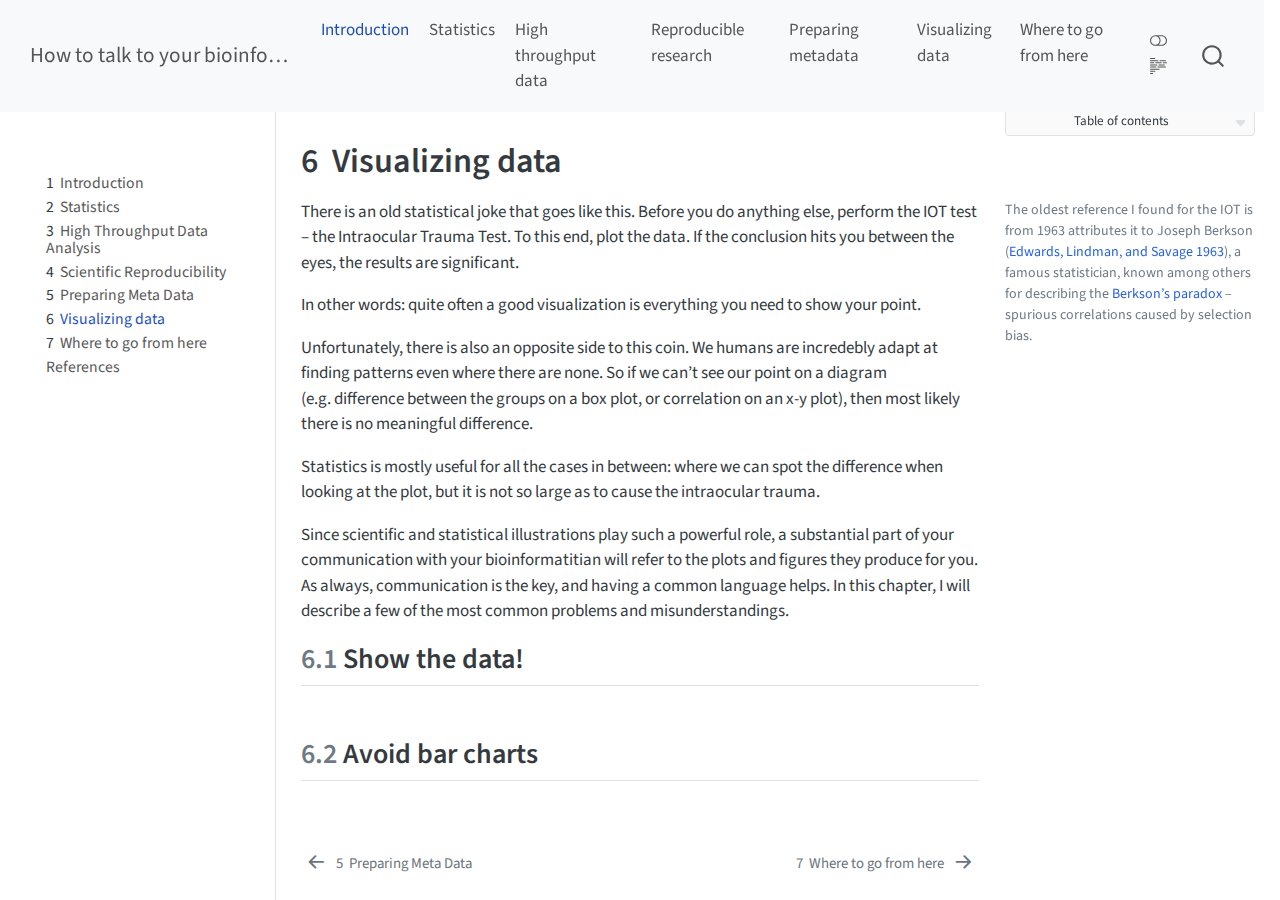
<file: visualizations.html>
<!DOCTYPE html>
<html xmlns="http://www.w3.org/1999/xhtml" lang="en" xml:lang="en"><head>

<meta charset="utf-8">
<meta name="generator" content="quarto-1.6.33">

<meta name="viewport" content="width=device-width, initial-scale=1.0, user-scalable=yes">


<title>6&nbsp; Visualizing data – How to talk to your bioinformatician</title>
<style>
code{white-space: pre-wrap;}
span.smallcaps{font-variant: small-caps;}
div.columns{display: flex; gap: min(4vw, 1.5em);}
div.column{flex: auto; overflow-x: auto;}
div.hanging-indent{margin-left: 1.5em; text-indent: -1.5em;}
ul.task-list{list-style: none;}
ul.task-list li input[type="checkbox"] {
  width: 0.8em;
  margin: 0 0.8em 0.2em -1em; /* quarto-specific, see https://github.com/quarto-dev/quarto-cli/issues/4556 */ 
  vertical-align: middle;
}
/* CSS for citations */
div.csl-bib-body { }
div.csl-entry {
  clear: both;
  margin-bottom: 0em;
}
.hanging-indent div.csl-entry {
  margin-left:2em;
  text-indent:-2em;
}
div.csl-left-margin {
  min-width:2em;
  float:left;
}
div.csl-right-inline {
  margin-left:2em;
  padding-left:1em;
}
div.csl-indent {
  margin-left: 2em;
}</style>


<script src="site_libs/quarto-nav/quarto-nav.js"></script>
<script src="site_libs/quarto-nav/headroom.min.js"></script>
<script src="site_libs/clipboard/clipboard.min.js"></script>
<script src="site_libs/quarto-search/autocomplete.umd.js"></script>
<script src="site_libs/quarto-search/fuse.min.js"></script>
<script src="site_libs/quarto-search/quarto-search.js"></script>
<meta name="quarto:offset" content="./">
<link href="./wheretogo.html" rel="next">
<link href="./metadata.html" rel="prev">
<script src="site_libs/quarto-html/quarto.js"></script>
<script src="site_libs/quarto-html/popper.min.js"></script>
<script src="site_libs/quarto-html/tippy.umd.min.js"></script>
<script src="site_libs/quarto-html/anchor.min.js"></script>
<link href="site_libs/quarto-html/tippy.css" rel="stylesheet">
<link href="site_libs/quarto-html/quarto-syntax-highlighting-07ba0ad10f5680c660e360ac31d2f3b6.css" rel="stylesheet" class="quarto-color-scheme" id="quarto-text-highlighting-styles">
<link href="site_libs/quarto-html/quarto-syntax-highlighting-dark-8b864f0777c60eecff11d75b6b2e1175.css" rel="prefetch" class="quarto-color-scheme quarto-color-alternate" id="quarto-text-highlighting-styles">
<script src="site_libs/bootstrap/bootstrap.min.js"></script>
<link href="site_libs/bootstrap/bootstrap-icons.css" rel="stylesheet">
<link href="site_libs/bootstrap/bootstrap-c1d9af552ebac5d803f7b5e8fd20226d.min.css" rel="stylesheet" append-hash="true" class="quarto-color-scheme" id="quarto-bootstrap" data-mode="light">
<link href="site_libs/bootstrap/bootstrap-dark-b2340b7e8b770deaa698c097e3f09423.min.css" rel="prefetch" append-hash="true" class="quarto-color-scheme quarto-color-alternate" id="quarto-bootstrap" data-mode="dark">
<script id="quarto-search-options" type="application/json">{
  "location": "navbar",
  "copy-button": false,
  "collapse-after": 3,
  "panel-placement": "end",
  "type": "overlay",
  "limit": 50,
  "keyboard-shortcut": [
    "f",
    "/",
    "s"
  ],
  "show-item-context": false,
  "language": {
    "search-no-results-text": "No results",
    "search-matching-documents-text": "matching documents",
    "search-copy-link-title": "Copy link to search",
    "search-hide-matches-text": "Hide additional matches",
    "search-more-match-text": "more match in this document",
    "search-more-matches-text": "more matches in this document",
    "search-clear-button-title": "Clear",
    "search-text-placeholder": "",
    "search-detached-cancel-button-title": "Cancel",
    "search-submit-button-title": "Submit",
    "search-label": "Search"
  }
}</script>
<script async="" src="https://hypothes.is/embed.js"></script>
<script>
  window.document.addEventListener("DOMContentLoaded", function (_event) {
    document.body.classList.add('hypothesis-enabled');
  });
</script>


<link rel="stylesheet" href="custom.css">
</head>

<body class="nav-sidebar floating nav-fixed slimcontent">

<div id="quarto-search-results"></div>
  <header id="quarto-header" class="headroom fixed-top">
    <nav class="navbar navbar-expand-lg " data-bs-theme="dark">
      <div class="navbar-container container-fluid">
      <div class="navbar-brand-container mx-auto">
    <a class="navbar-brand" href="./index.html">
    <span class="navbar-title">How to talk to your bioinformatician</span>
    </a>
  </div>
            <div id="quarto-search" class="" title="Search"></div>
          <button class="navbar-toggler" type="button" data-bs-toggle="collapse" data-bs-target="#navbarCollapse" aria-controls="navbarCollapse" role="menu" aria-expanded="false" aria-label="Toggle navigation" onclick="if (window.quartoToggleHeadroom) { window.quartoToggleHeadroom(); }">
  <span class="navbar-toggler-icon"></span>
</button>
          <div class="collapse navbar-collapse" id="navbarCollapse">
            <ul class="navbar-nav navbar-nav-scroll me-auto">
  <li class="nav-item">
    <a class="nav-link active" href="./index.html" aria-current="page"> 
<span class="menu-text">Introduction</span></a>
  </li>  
  <li class="nav-item">
    <a class="nav-link" href="./statistics.html"> 
<span class="menu-text">Statistics</span></a>
  </li>  
  <li class="nav-item">
    <a class="nav-link" href="./htdata.html"> 
<span class="menu-text">High throughput data</span></a>
  </li>  
  <li class="nav-item">
    <a class="nav-link" href="./reproducibility.html"> 
<span class="menu-text">Reproducible research</span></a>
  </li>  
  <li class="nav-item">
    <a class="nav-link" href="./metadata.html"> 
<span class="menu-text">Preparing metadata</span></a>
  </li>  
  <li class="nav-item">
    <a class="nav-link" href="./visualizations.html"> 
<span class="menu-text">Visualizing data</span></a>
  </li>  
  <li class="nav-item">
    <a class="nav-link" href="./wheretogo.html"> 
<span class="menu-text">Where to go from here</span></a>
  </li>  
</ul>
          </div> <!-- /navcollapse -->
            <div class="quarto-navbar-tools">
  <a href="" class="quarto-color-scheme-toggle quarto-navigation-tool  px-1" onclick="window.quartoToggleColorScheme(); return false;" title="Toggle dark mode"><i class="bi"></i></a>
  <a href="" class="quarto-reader-toggle quarto-navigation-tool px-1" onclick="window.quartoToggleReader(); return false;" title="Toggle reader mode">
  <div class="quarto-reader-toggle-btn">
  <i class="bi"></i>
  </div>
</a>
</div>
      </div> <!-- /container-fluid -->
    </nav>
  <nav class="quarto-secondary-nav">
    <div class="container-fluid d-flex">
      <button type="button" class="quarto-btn-toggle btn" data-bs-toggle="collapse" role="button" data-bs-target=".quarto-sidebar-collapse-item" aria-controls="quarto-sidebar" aria-expanded="false" aria-label="Toggle sidebar navigation" onclick="if (window.quartoToggleHeadroom) { window.quartoToggleHeadroom(); }">
        <i class="bi bi-layout-text-sidebar-reverse"></i>
      </button>
        <nav class="quarto-page-breadcrumbs" aria-label="breadcrumb"><ol class="breadcrumb"><li class="breadcrumb-item"><a href="./visualizations.html"><span class="chapter-number">6</span>&nbsp; <span class="chapter-title">Visualizing data</span></a></li></ol></nav>
        <a class="flex-grow-1" role="navigation" data-bs-toggle="collapse" data-bs-target=".quarto-sidebar-collapse-item" aria-controls="quarto-sidebar" aria-expanded="false" aria-label="Toggle sidebar navigation" onclick="if (window.quartoToggleHeadroom) { window.quartoToggleHeadroom(); }">      
        </a>
      <button type="button" class="btn quarto-search-button" aria-label="Search" onclick="window.quartoOpenSearch();">
        <i class="bi bi-search"></i>
      </button>
    </div>
  </nav>
</header>
<!-- content -->
<div id="quarto-content" class="quarto-container page-columns page-rows-contents page-layout-article page-navbar">
<!-- sidebar -->
  <nav id="quarto-sidebar" class="sidebar collapse collapse-horizontal quarto-sidebar-collapse-item sidebar-navigation floating overflow-auto">
        <div class="mt-2 flex-shrink-0 align-items-center">
        <div class="sidebar-search">
        <div id="quarto-search" class="" title="Search"></div>
        </div>
        </div>
    <div class="sidebar-menu-container"> 
    <ul class="list-unstyled mt-1">
        <li class="sidebar-item">
  <div class="sidebar-item-container"> 
  <a href="./index.html" class="sidebar-item-text sidebar-link">
 <span class="menu-text"><span class="chapter-number">1</span>&nbsp; <span class="chapter-title">Introduction</span></span></a>
  </div>
</li>
        <li class="sidebar-item">
  <div class="sidebar-item-container"> 
  <a href="./statistics.html" class="sidebar-item-text sidebar-link">
 <span class="menu-text"><span class="chapter-number">2</span>&nbsp; <span class="chapter-title">Statistics</span></span></a>
  </div>
</li>
        <li class="sidebar-item">
  <div class="sidebar-item-container"> 
  <a href="./htdata.html" class="sidebar-item-text sidebar-link">
 <span class="menu-text"><span class="chapter-number">3</span>&nbsp; <span class="chapter-title">High Throughput Data Analysis</span></span></a>
  </div>
</li>
        <li class="sidebar-item">
  <div class="sidebar-item-container"> 
  <a href="./reproducibility.html" class="sidebar-item-text sidebar-link">
 <span class="menu-text"><span class="chapter-number">4</span>&nbsp; <span class="chapter-title">Scientific Reproducibility</span></span></a>
  </div>
</li>
        <li class="sidebar-item">
  <div class="sidebar-item-container"> 
  <a href="./metadata.html" class="sidebar-item-text sidebar-link">
 <span class="menu-text"><span class="chapter-number">5</span>&nbsp; <span class="chapter-title">Preparing Meta Data</span></span></a>
  </div>
</li>
        <li class="sidebar-item">
  <div class="sidebar-item-container"> 
  <a href="./visualizations.html" class="sidebar-item-text sidebar-link active">
 <span class="menu-text"><span class="chapter-number">6</span>&nbsp; <span class="chapter-title">Visualizing data</span></span></a>
  </div>
</li>
        <li class="sidebar-item">
  <div class="sidebar-item-container"> 
  <a href="./wheretogo.html" class="sidebar-item-text sidebar-link">
 <span class="menu-text"><span class="chapter-number">7</span>&nbsp; <span class="chapter-title">Where to go from here</span></span></a>
  </div>
</li>
        <li class="sidebar-item">
  <div class="sidebar-item-container"> 
  <a href="./references.html" class="sidebar-item-text sidebar-link">
 <span class="menu-text">References</span></a>
  </div>
</li>
    </ul>
    </div>
</nav>
<div id="quarto-sidebar-glass" class="quarto-sidebar-collapse-item" data-bs-toggle="collapse" data-bs-target=".quarto-sidebar-collapse-item"></div>
<!-- margin-sidebar -->
    <div id="quarto-margin-sidebar" class="sidebar margin-sidebar">
        <nav id="TOC" role="doc-toc" class="toc-active">
    <h2 id="toc-title">Table of contents</h2>
   
  <ul>
  <li><a href="#show-the-data" id="toc-show-the-data" class="nav-link active" data-scroll-target="#show-the-data"><span class="header-section-number">6.1</span> Show the data!</a></li>
  <li><a href="#avoid-bar-charts" id="toc-avoid-bar-charts" class="nav-link" data-scroll-target="#avoid-bar-charts"><span class="header-section-number">6.2</span> Avoid bar charts</a></li>
  </ul>
</nav>
    </div>
<!-- main -->
<main class="content page-columns page-full" id="quarto-document-content">

<header id="title-block-header" class="quarto-title-block default">
<div class="quarto-title">
<h1 class="title"><span class="chapter-number">6</span>&nbsp; <span class="chapter-title">Visualizing data</span></h1>
</div>



<div class="quarto-title-meta">

    
  
    
  </div>
  


</header>


<p>There is an old statistical joke that goes like this. Before you do anything else, perform the IOT test – the Intraocular Trauma Test. To this end, plot the data. If the conclusion hits you between the eyes, the results are significant.</p>

<div class="no-row-height column-margin column-container"><div class="margin-aside">
<p>The oldest reference I found for the IOT is from 1963 attributes it to Joseph Berkson <span class="citation" data-cites="edwards1963bayesian">(<a href="references.html#ref-edwards1963bayesian" role="doc-biblioref">Edwards, Lindman, and Savage 1963</a>)</span>, a famous statistician, known among others for describing the <a href="https://en.wikipedia.org/wiki/Berkson%27s_paradox">Berkson’s paradox</a> – spurious correlations caused by selection bias.</p>
</div></div><p>In other words: quite often a good visualization is everything you need to show your point.</p>
<p>Unfortunately, there is also an opposite side to this coin. We humans are incredebly adapt at finding patterns even where there are none. So if we can’t see our point on a diagram (e.g.&nbsp;difference between the groups on a box plot, or correlation on an x-y plot), then most likely there is no meaningful difference.</p>
<p>Statistics is mostly useful for all the cases in between: where we can spot the difference when looking at the plot, but it is not so large as to cause the intraocular trauma.</p>
<p>Since scientific and statistical illustrations play such a powerful role, a substantial part of your communication with your bioinformatitian will refer to the plots and figures they produce for you. As always, communication is the key, and having a common language helps. In this chapter, I will describe a few of the most common problems and misunderstandings.</p>
<section id="show-the-data" class="level2" data-number="6.1">
<h2 data-number="6.1" class="anchored" data-anchor-id="show-the-data"><span class="header-section-number">6.1</span> Show the data!</h2>
</section>
<section id="avoid-bar-charts" class="level2" data-number="6.2">
<h2 data-number="6.2" class="anchored" data-anchor-id="avoid-bar-charts"><span class="header-section-number">6.2</span> Avoid bar charts</h2>


<div id="refs" class="references csl-bib-body hanging-indent" data-entry-spacing="0" role="list" style="display: none">
<div id="ref-edwards1963bayesian" class="csl-entry" role="listitem">
Edwards, Ward, Harold Lindman, and Leonard J Savage. 1963. <span>“Bayesian Statistical Inference for Psychological Research.”</span> <em>Psychological Review</em> 70 (3): 193.
</div>
</div>
</section>

</main> <!-- /main -->
<script id="quarto-html-after-body" type="application/javascript">
window.document.addEventListener("DOMContentLoaded", function (event) {
  const toggleBodyColorMode = (bsSheetEl) => {
    const mode = bsSheetEl.getAttribute("data-mode");
    const bodyEl = window.document.querySelector("body");
    if (mode === "dark") {
      bodyEl.classList.add("quarto-dark");
      bodyEl.classList.remove("quarto-light");
    } else {
      bodyEl.classList.add("quarto-light");
      bodyEl.classList.remove("quarto-dark");
    }
  }
  const toggleBodyColorPrimary = () => {
    const bsSheetEl = window.document.querySelector("link#quarto-bootstrap");
    if (bsSheetEl) {
      toggleBodyColorMode(bsSheetEl);
    }
  }
  toggleBodyColorPrimary();  
  const disableStylesheet = (stylesheets) => {
    for (let i=0; i < stylesheets.length; i++) {
      const stylesheet = stylesheets[i];
      stylesheet.rel = 'prefetch';
    }
  }
  const enableStylesheet = (stylesheets) => {
    for (let i=0; i < stylesheets.length; i++) {
      const stylesheet = stylesheets[i];
      stylesheet.rel = 'stylesheet';
    }
  }
  const manageTransitions = (selector, allowTransitions) => {
    const els = window.document.querySelectorAll(selector);
    for (let i=0; i < els.length; i++) {
      const el = els[i];
      if (allowTransitions) {
        el.classList.remove('notransition');
      } else {
        el.classList.add('notransition');
      }
    }
  }
  const toggleGiscusIfUsed = (isAlternate, darkModeDefault) => {
    const baseTheme = document.querySelector('#giscus-base-theme')?.value ?? 'light';
    const alternateTheme = document.querySelector('#giscus-alt-theme')?.value ?? 'dark';
    let newTheme = '';
    if(darkModeDefault) {
      newTheme = isAlternate ? baseTheme : alternateTheme;
    } else {
      newTheme = isAlternate ? alternateTheme : baseTheme;
    }
    const changeGiscusTheme = () => {
      // From: https://github.com/giscus/giscus/issues/336
      const sendMessage = (message) => {
        const iframe = document.querySelector('iframe.giscus-frame');
        if (!iframe) return;
        iframe.contentWindow.postMessage({ giscus: message }, 'https://giscus.app');
      }
      sendMessage({
        setConfig: {
          theme: newTheme
        }
      });
    }
    const isGiscussLoaded = window.document.querySelector('iframe.giscus-frame') !== null;
    if (isGiscussLoaded) {
      changeGiscusTheme();
    }
  }
  const toggleColorMode = (alternate) => {
    // Switch the stylesheets
    const alternateStylesheets = window.document.querySelectorAll('link.quarto-color-scheme.quarto-color-alternate');
    manageTransitions('#quarto-margin-sidebar .nav-link', false);
    if (alternate) {
      enableStylesheet(alternateStylesheets);
      for (const sheetNode of alternateStylesheets) {
        if (sheetNode.id === "quarto-bootstrap") {
          toggleBodyColorMode(sheetNode);
        }
      }
    } else {
      disableStylesheet(alternateStylesheets);
      toggleBodyColorPrimary();
    }
    manageTransitions('#quarto-margin-sidebar .nav-link', true);
    // Switch the toggles
    const toggles = window.document.querySelectorAll('.quarto-color-scheme-toggle');
    for (let i=0; i < toggles.length; i++) {
      const toggle = toggles[i];
      if (toggle) {
        if (alternate) {
          toggle.classList.add("alternate");     
        } else {
          toggle.classList.remove("alternate");
        }
      }
    }
    // Hack to workaround the fact that safari doesn't
    // properly recolor the scrollbar when toggling (#1455)
    if (navigator.userAgent.indexOf('Safari') > 0 && navigator.userAgent.indexOf('Chrome') == -1) {
      manageTransitions("body", false);
      window.scrollTo(0, 1);
      setTimeout(() => {
        window.scrollTo(0, 0);
        manageTransitions("body", true);
      }, 40);  
    }
  }
  const isFileUrl = () => { 
    return window.location.protocol === 'file:';
  }
  const hasAlternateSentinel = () => {  
    let styleSentinel = getColorSchemeSentinel();
    if (styleSentinel !== null) {
      return styleSentinel === "alternate";
    } else {
      return false;
    }
  }
  const setStyleSentinel = (alternate) => {
    const value = alternate ? "alternate" : "default";
    if (!isFileUrl()) {
      window.localStorage.setItem("quarto-color-scheme", value);
    } else {
      localAlternateSentinel = value;
    }
  }
  const getColorSchemeSentinel = () => {
    if (!isFileUrl()) {
      const storageValue = window.localStorage.getItem("quarto-color-scheme");
      return storageValue != null ? storageValue : localAlternateSentinel;
    } else {
      return localAlternateSentinel;
    }
  }
  const darkModeDefault = false;
  let localAlternateSentinel = darkModeDefault ? 'alternate' : 'default';
  // Dark / light mode switch
  window.quartoToggleColorScheme = () => {
    // Read the current dark / light value 
    let toAlternate = !hasAlternateSentinel();
    toggleColorMode(toAlternate);
    setStyleSentinel(toAlternate);
    toggleGiscusIfUsed(toAlternate, darkModeDefault);
  };
  // Ensure there is a toggle, if there isn't float one in the top right
  if (window.document.querySelector('.quarto-color-scheme-toggle') === null) {
    const a = window.document.createElement('a');
    a.classList.add('top-right');
    a.classList.add('quarto-color-scheme-toggle');
    a.href = "";
    a.onclick = function() { try { window.quartoToggleColorScheme(); } catch {} return false; };
    const i = window.document.createElement("i");
    i.classList.add('bi');
    a.appendChild(i);
    window.document.body.appendChild(a);
  }
  // Switch to dark mode if need be
  if (hasAlternateSentinel()) {
    toggleColorMode(true);
  } else {
    toggleColorMode(false);
  }
  const icon = "";
  const anchorJS = new window.AnchorJS();
  anchorJS.options = {
    placement: 'right',
    icon: icon
  };
  anchorJS.add('.anchored');
  const isCodeAnnotation = (el) => {
    for (const clz of el.classList) {
      if (clz.startsWith('code-annotation-')) {                     
        return true;
      }
    }
    return false;
  }
  const onCopySuccess = function(e) {
    // button target
    const button = e.trigger;
    // don't keep focus
    button.blur();
    // flash "checked"
    button.classList.add('code-copy-button-checked');
    var currentTitle = button.getAttribute("title");
    button.setAttribute("title", "Copied!");
    let tooltip;
    if (window.bootstrap) {
      button.setAttribute("data-bs-toggle", "tooltip");
      button.setAttribute("data-bs-placement", "left");
      button.setAttribute("data-bs-title", "Copied!");
      tooltip = new bootstrap.Tooltip(button, 
        { trigger: "manual", 
          customClass: "code-copy-button-tooltip",
          offset: [0, -8]});
      tooltip.show();    
    }
    setTimeout(function() {
      if (tooltip) {
        tooltip.hide();
        button.removeAttribute("data-bs-title");
        button.removeAttribute("data-bs-toggle");
        button.removeAttribute("data-bs-placement");
      }
      button.setAttribute("title", currentTitle);
      button.classList.remove('code-copy-button-checked');
    }, 1000);
    // clear code selection
    e.clearSelection();
  }
  const getTextToCopy = function(trigger) {
      const codeEl = trigger.previousElementSibling.cloneNode(true);
      for (const childEl of codeEl.children) {
        if (isCodeAnnotation(childEl)) {
          childEl.remove();
        }
      }
      return codeEl.innerText;
  }
  const clipboard = new window.ClipboardJS('.code-copy-button:not([data-in-quarto-modal])', {
    text: getTextToCopy
  });
  clipboard.on('success', onCopySuccess);
  if (window.document.getElementById('quarto-embedded-source-code-modal')) {
    // For code content inside modals, clipBoardJS needs to be initialized with a container option
    // TODO: Check when it could be a function (https://github.com/zenorocha/clipboard.js/issues/860)
    const clipboardModal = new window.ClipboardJS('.code-copy-button[data-in-quarto-modal]', {
      text: getTextToCopy,
      container: window.document.getElementById('quarto-embedded-source-code-modal')
    });
    clipboardModal.on('success', onCopySuccess);
  }
    var localhostRegex = new RegExp(/^(?:http|https):\/\/localhost\:?[0-9]*\//);
    var mailtoRegex = new RegExp(/^mailto:/);
      var filterRegex = new RegExp('/' + window.location.host + '/');
    var isInternal = (href) => {
        return filterRegex.test(href) || localhostRegex.test(href) || mailtoRegex.test(href);
    }
    // Inspect non-navigation links and adorn them if external
 	var links = window.document.querySelectorAll('a[href]:not(.nav-link):not(.navbar-brand):not(.toc-action):not(.sidebar-link):not(.sidebar-item-toggle):not(.pagination-link):not(.no-external):not([aria-hidden]):not(.dropdown-item):not(.quarto-navigation-tool):not(.about-link)');
    for (var i=0; i<links.length; i++) {
      const link = links[i];
      if (!isInternal(link.href)) {
        // undo the damage that might have been done by quarto-nav.js in the case of
        // links that we want to consider external
        if (link.dataset.originalHref !== undefined) {
          link.href = link.dataset.originalHref;
        }
      }
    }
  function tippyHover(el, contentFn, onTriggerFn, onUntriggerFn) {
    const config = {
      allowHTML: true,
      maxWidth: 500,
      delay: 100,
      arrow: false,
      appendTo: function(el) {
          return el.parentElement;
      },
      interactive: true,
      interactiveBorder: 10,
      theme: 'quarto',
      placement: 'bottom-start',
    };
    if (contentFn) {
      config.content = contentFn;
    }
    if (onTriggerFn) {
      config.onTrigger = onTriggerFn;
    }
    if (onUntriggerFn) {
      config.onUntrigger = onUntriggerFn;
    }
    window.tippy(el, config); 
  }
  const noterefs = window.document.querySelectorAll('a[role="doc-noteref"]');
  for (var i=0; i<noterefs.length; i++) {
    const ref = noterefs[i];
    tippyHover(ref, function() {
      // use id or data attribute instead here
      let href = ref.getAttribute('data-footnote-href') || ref.getAttribute('href');
      try { href = new URL(href).hash; } catch {}
      const id = href.replace(/^#\/?/, "");
      const note = window.document.getElementById(id);
      if (note) {
        return note.innerHTML;
      } else {
        return "";
      }
    });
  }
  const xrefs = window.document.querySelectorAll('a.quarto-xref');
  const processXRef = (id, note) => {
    // Strip column container classes
    const stripColumnClz = (el) => {
      el.classList.remove("page-full", "page-columns");
      if (el.children) {
        for (const child of el.children) {
          stripColumnClz(child);
        }
      }
    }
    stripColumnClz(note)
    if (id === null || id.startsWith('sec-')) {
      // Special case sections, only their first couple elements
      const container = document.createElement("div");
      if (note.children && note.children.length > 2) {
        container.appendChild(note.children[0].cloneNode(true));
        for (let i = 1; i < note.children.length; i++) {
          const child = note.children[i];
          if (child.tagName === "P" && child.innerText === "") {
            continue;
          } else {
            container.appendChild(child.cloneNode(true));
            break;
          }
        }
        if (window.Quarto?.typesetMath) {
          window.Quarto.typesetMath(container);
        }
        return container.innerHTML
      } else {
        if (window.Quarto?.typesetMath) {
          window.Quarto.typesetMath(note);
        }
        return note.innerHTML;
      }
    } else {
      // Remove any anchor links if they are present
      const anchorLink = note.querySelector('a.anchorjs-link');
      if (anchorLink) {
        anchorLink.remove();
      }
      if (window.Quarto?.typesetMath) {
        window.Quarto.typesetMath(note);
      }
      // TODO in 1.5, we should make sure this works without a callout special case
      if (note.classList.contains("callout")) {
        return note.outerHTML;
      } else {
        return note.innerHTML;
      }
    }
  }
  for (var i=0; i<xrefs.length; i++) {
    const xref = xrefs[i];
    tippyHover(xref, undefined, function(instance) {
      instance.disable();
      let url = xref.getAttribute('href');
      let hash = undefined; 
      if (url.startsWith('#')) {
        hash = url;
      } else {
        try { hash = new URL(url).hash; } catch {}
      }
      if (hash) {
        const id = hash.replace(/^#\/?/, "");
        const note = window.document.getElementById(id);
        if (note !== null) {
          try {
            const html = processXRef(id, note.cloneNode(true));
            instance.setContent(html);
          } finally {
            instance.enable();
            instance.show();
          }
        } else {
          // See if we can fetch this
          fetch(url.split('#')[0])
          .then(res => res.text())
          .then(html => {
            const parser = new DOMParser();
            const htmlDoc = parser.parseFromString(html, "text/html");
            const note = htmlDoc.getElementById(id);
            if (note !== null) {
              const html = processXRef(id, note);
              instance.setContent(html);
            } 
          }).finally(() => {
            instance.enable();
            instance.show();
          });
        }
      } else {
        // See if we can fetch a full url (with no hash to target)
        // This is a special case and we should probably do some content thinning / targeting
        fetch(url)
        .then(res => res.text())
        .then(html => {
          const parser = new DOMParser();
          const htmlDoc = parser.parseFromString(html, "text/html");
          const note = htmlDoc.querySelector('main.content');
          if (note !== null) {
            // This should only happen for chapter cross references
            // (since there is no id in the URL)
            // remove the first header
            if (note.children.length > 0 && note.children[0].tagName === "HEADER") {
              note.children[0].remove();
            }
            const html = processXRef(null, note);
            instance.setContent(html);
          } 
        }).finally(() => {
          instance.enable();
          instance.show();
        });
      }
    }, function(instance) {
    });
  }
      let selectedAnnoteEl;
      const selectorForAnnotation = ( cell, annotation) => {
        let cellAttr = 'data-code-cell="' + cell + '"';
        let lineAttr = 'data-code-annotation="' +  annotation + '"';
        const selector = 'span[' + cellAttr + '][' + lineAttr + ']';
        return selector;
      }
      const selectCodeLines = (annoteEl) => {
        const doc = window.document;
        const targetCell = annoteEl.getAttribute("data-target-cell");
        const targetAnnotation = annoteEl.getAttribute("data-target-annotation");
        const annoteSpan = window.document.querySelector(selectorForAnnotation(targetCell, targetAnnotation));
        const lines = annoteSpan.getAttribute("data-code-lines").split(",");
        const lineIds = lines.map((line) => {
          return targetCell + "-" + line;
        })
        let top = null;
        let height = null;
        let parent = null;
        if (lineIds.length > 0) {
            //compute the position of the single el (top and bottom and make a div)
            const el = window.document.getElementById(lineIds[0]);
            top = el.offsetTop;
            height = el.offsetHeight;
            parent = el.parentElement.parentElement;
          if (lineIds.length > 1) {
            const lastEl = window.document.getElementById(lineIds[lineIds.length - 1]);
            const bottom = lastEl.offsetTop + lastEl.offsetHeight;
            height = bottom - top;
          }
          if (top !== null && height !== null && parent !== null) {
            // cook up a div (if necessary) and position it 
            let div = window.document.getElementById("code-annotation-line-highlight");
            if (div === null) {
              div = window.document.createElement("div");
              div.setAttribute("id", "code-annotation-line-highlight");
              div.style.position = 'absolute';
              parent.appendChild(div);
            }
            div.style.top = top - 2 + "px";
            div.style.height = height + 4 + "px";
            div.style.left = 0;
            let gutterDiv = window.document.getElementById("code-annotation-line-highlight-gutter");
            if (gutterDiv === null) {
              gutterDiv = window.document.createElement("div");
              gutterDiv.setAttribute("id", "code-annotation-line-highlight-gutter");
              gutterDiv.style.position = 'absolute';
              const codeCell = window.document.getElementById(targetCell);
              const gutter = codeCell.querySelector('.code-annotation-gutter');
              gutter.appendChild(gutterDiv);
            }
            gutterDiv.style.top = top - 2 + "px";
            gutterDiv.style.height = height + 4 + "px";
          }
          selectedAnnoteEl = annoteEl;
        }
      };
      const unselectCodeLines = () => {
        const elementsIds = ["code-annotation-line-highlight", "code-annotation-line-highlight-gutter"];
        elementsIds.forEach((elId) => {
          const div = window.document.getElementById(elId);
          if (div) {
            div.remove();
          }
        });
        selectedAnnoteEl = undefined;
      };
        // Handle positioning of the toggle
    window.addEventListener(
      "resize",
      throttle(() => {
        elRect = undefined;
        if (selectedAnnoteEl) {
          selectCodeLines(selectedAnnoteEl);
        }
      }, 10)
    );
    function throttle(fn, ms) {
    let throttle = false;
    let timer;
      return (...args) => {
        if(!throttle) { // first call gets through
            fn.apply(this, args);
            throttle = true;
        } else { // all the others get throttled
            if(timer) clearTimeout(timer); // cancel #2
            timer = setTimeout(() => {
              fn.apply(this, args);
              timer = throttle = false;
            }, ms);
        }
      };
    }
      // Attach click handler to the DT
      const annoteDls = window.document.querySelectorAll('dt[data-target-cell]');
      for (const annoteDlNode of annoteDls) {
        annoteDlNode.addEventListener('click', (event) => {
          const clickedEl = event.target;
          if (clickedEl !== selectedAnnoteEl) {
            unselectCodeLines();
            const activeEl = window.document.querySelector('dt[data-target-cell].code-annotation-active');
            if (activeEl) {
              activeEl.classList.remove('code-annotation-active');
            }
            selectCodeLines(clickedEl);
            clickedEl.classList.add('code-annotation-active');
          } else {
            // Unselect the line
            unselectCodeLines();
            clickedEl.classList.remove('code-annotation-active');
          }
        });
      }
  const findCites = (el) => {
    const parentEl = el.parentElement;
    if (parentEl) {
      const cites = parentEl.dataset.cites;
      if (cites) {
        return {
          el,
          cites: cites.split(' ')
        };
      } else {
        return findCites(el.parentElement)
      }
    } else {
      return undefined;
    }
  };
  var bibliorefs = window.document.querySelectorAll('a[role="doc-biblioref"]');
  for (var i=0; i<bibliorefs.length; i++) {
    const ref = bibliorefs[i];
    const citeInfo = findCites(ref);
    if (citeInfo) {
      tippyHover(citeInfo.el, function() {
        var popup = window.document.createElement('div');
        citeInfo.cites.forEach(function(cite) {
          var citeDiv = window.document.createElement('div');
          citeDiv.classList.add('hanging-indent');
          citeDiv.classList.add('csl-entry');
          var biblioDiv = window.document.getElementById('ref-' + cite);
          if (biblioDiv) {
            citeDiv.innerHTML = biblioDiv.innerHTML;
          }
          popup.appendChild(citeDiv);
        });
        return popup.innerHTML;
      });
    }
  }
});
</script>
<nav class="page-navigation">
  <div class="nav-page nav-page-previous">
      <a href="./metadata.html" class="pagination-link" aria-label="Preparing Meta Data">
        <i class="bi bi-arrow-left-short"></i> <span class="nav-page-text"><span class="chapter-number">5</span>&nbsp; <span class="chapter-title">Preparing Meta Data</span></span>
      </a>          
  </div>
  <div class="nav-page nav-page-next">
      <a href="./wheretogo.html" class="pagination-link" aria-label="Where to go from here">
        <span class="nav-page-text"><span class="chapter-number">7</span>&nbsp; <span class="chapter-title">Where to go from here</span></span> <i class="bi bi-arrow-right-short"></i>
      </a>
  </div>
</nav>
</div> <!-- /content -->




</body></html>
</file>
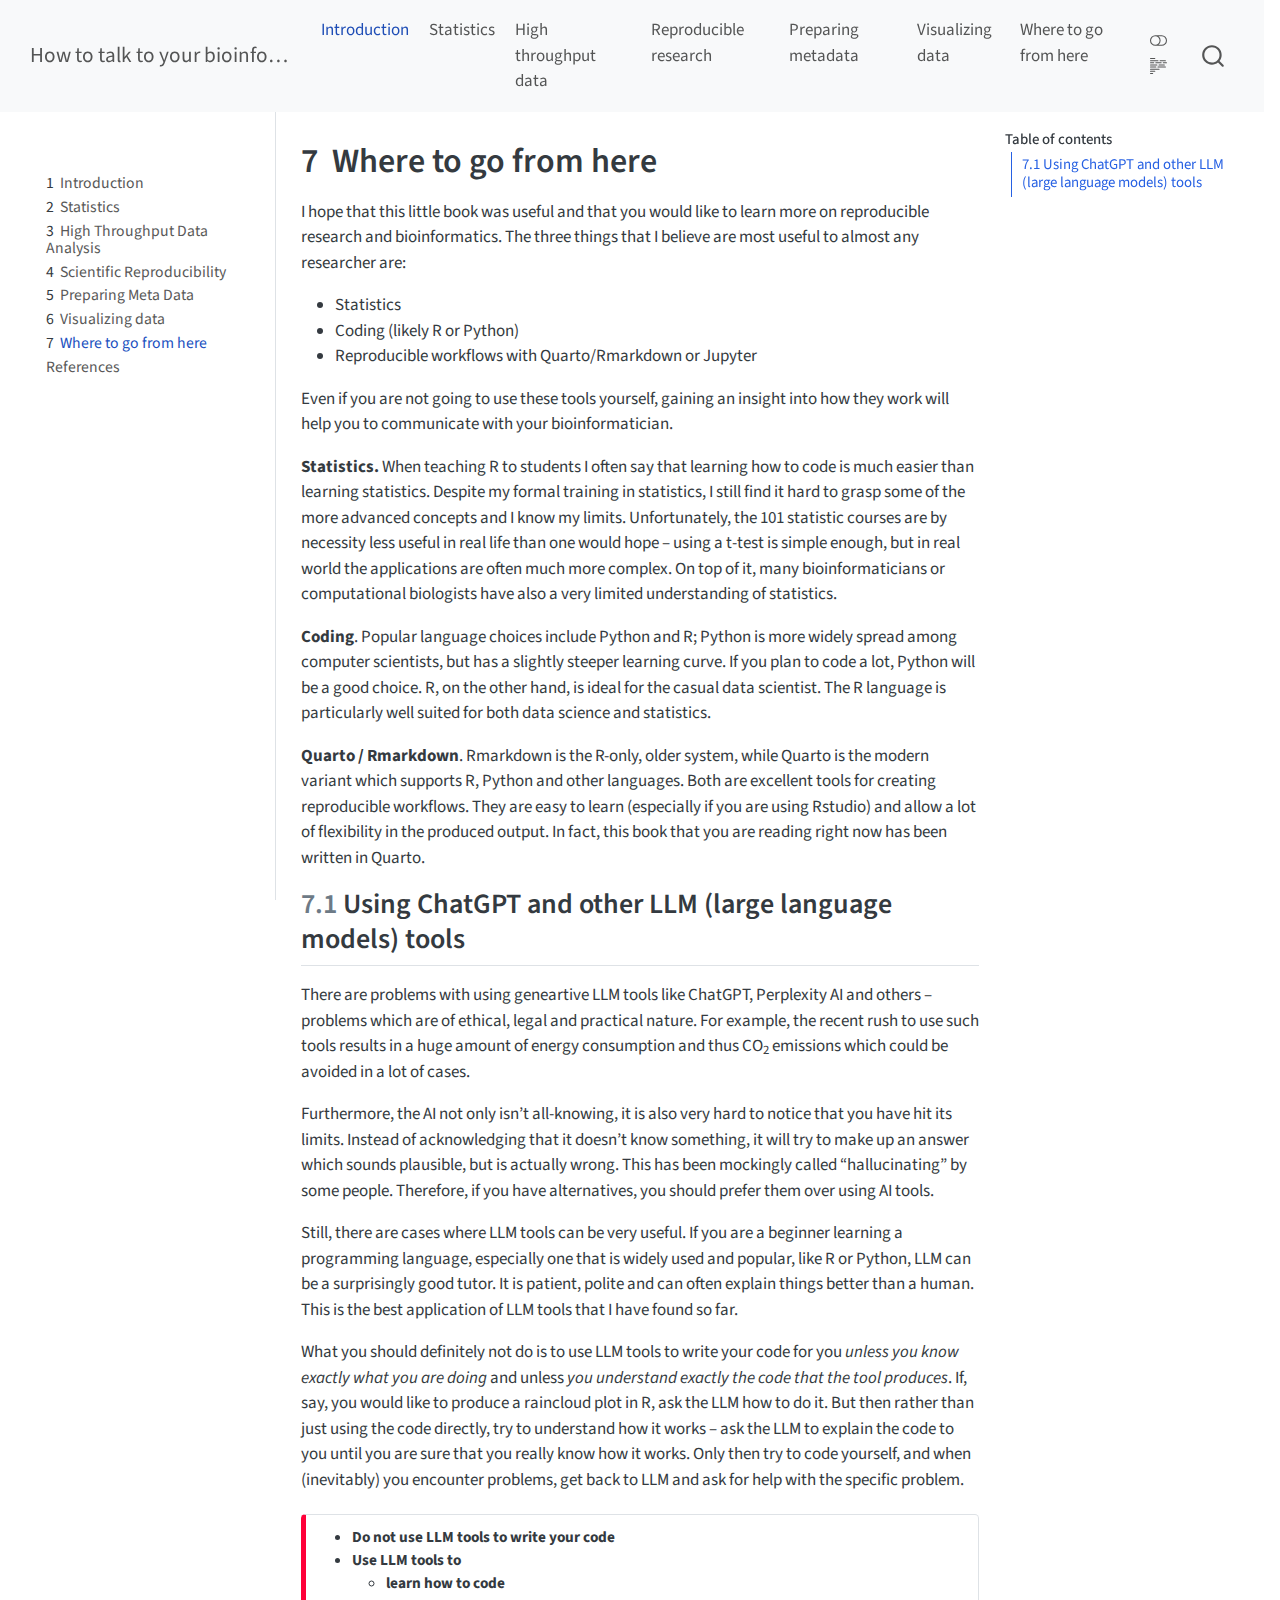
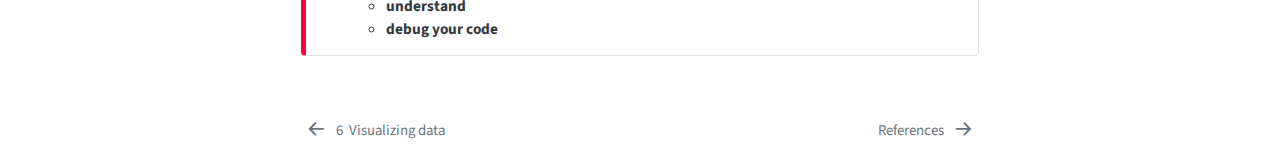
<file: wheretogo.html>
<!DOCTYPE html>
<html xmlns="http://www.w3.org/1999/xhtml" lang="en" xml:lang="en"><head>

<meta charset="utf-8">
<meta name="generator" content="quarto-1.6.33">

<meta name="viewport" content="width=device-width, initial-scale=1.0, user-scalable=yes">


<title>7&nbsp; Where to go from here – How to talk to your bioinformatician</title>
<style>
code{white-space: pre-wrap;}
span.smallcaps{font-variant: small-caps;}
div.columns{display: flex; gap: min(4vw, 1.5em);}
div.column{flex: auto; overflow-x: auto;}
div.hanging-indent{margin-left: 1.5em; text-indent: -1.5em;}
ul.task-list{list-style: none;}
ul.task-list li input[type="checkbox"] {
  width: 0.8em;
  margin: 0 0.8em 0.2em -1em; /* quarto-specific, see https://github.com/quarto-dev/quarto-cli/issues/4556 */ 
  vertical-align: middle;
}
</style>


<script src="site_libs/quarto-nav/quarto-nav.js"></script>
<script src="site_libs/quarto-nav/headroom.min.js"></script>
<script src="site_libs/clipboard/clipboard.min.js"></script>
<script src="site_libs/quarto-search/autocomplete.umd.js"></script>
<script src="site_libs/quarto-search/fuse.min.js"></script>
<script src="site_libs/quarto-search/quarto-search.js"></script>
<meta name="quarto:offset" content="./">
<link href="./references.html" rel="next">
<link href="./visualizations.html" rel="prev">
<script src="site_libs/quarto-html/quarto.js"></script>
<script src="site_libs/quarto-html/popper.min.js"></script>
<script src="site_libs/quarto-html/tippy.umd.min.js"></script>
<script src="site_libs/quarto-html/anchor.min.js"></script>
<link href="site_libs/quarto-html/tippy.css" rel="stylesheet">
<link href="site_libs/quarto-html/quarto-syntax-highlighting-07ba0ad10f5680c660e360ac31d2f3b6.css" rel="stylesheet" class="quarto-color-scheme" id="quarto-text-highlighting-styles">
<link href="site_libs/quarto-html/quarto-syntax-highlighting-dark-8b864f0777c60eecff11d75b6b2e1175.css" rel="prefetch" class="quarto-color-scheme quarto-color-alternate" id="quarto-text-highlighting-styles">
<script src="site_libs/bootstrap/bootstrap.min.js"></script>
<link href="site_libs/bootstrap/bootstrap-icons.css" rel="stylesheet">
<link href="site_libs/bootstrap/bootstrap-c1d9af552ebac5d803f7b5e8fd20226d.min.css" rel="stylesheet" append-hash="true" class="quarto-color-scheme" id="quarto-bootstrap" data-mode="light">
<link href="site_libs/bootstrap/bootstrap-dark-b2340b7e8b770deaa698c097e3f09423.min.css" rel="prefetch" append-hash="true" class="quarto-color-scheme quarto-color-alternate" id="quarto-bootstrap" data-mode="dark">
<script id="quarto-search-options" type="application/json">{
  "location": "navbar",
  "copy-button": false,
  "collapse-after": 3,
  "panel-placement": "end",
  "type": "overlay",
  "limit": 50,
  "keyboard-shortcut": [
    "f",
    "/",
    "s"
  ],
  "show-item-context": false,
  "language": {
    "search-no-results-text": "No results",
    "search-matching-documents-text": "matching documents",
    "search-copy-link-title": "Copy link to search",
    "search-hide-matches-text": "Hide additional matches",
    "search-more-match-text": "more match in this document",
    "search-more-matches-text": "more matches in this document",
    "search-clear-button-title": "Clear",
    "search-text-placeholder": "",
    "search-detached-cancel-button-title": "Cancel",
    "search-submit-button-title": "Submit",
    "search-label": "Search"
  }
}</script>
<script async="" src="https://hypothes.is/embed.js"></script>
<script>
  window.document.addEventListener("DOMContentLoaded", function (_event) {
    document.body.classList.add('hypothesis-enabled');
  });
</script>


<link rel="stylesheet" href="custom.css">
</head>

<body class="nav-sidebar floating nav-fixed">

<div id="quarto-search-results"></div>
  <header id="quarto-header" class="headroom fixed-top">
    <nav class="navbar navbar-expand-lg " data-bs-theme="dark">
      <div class="navbar-container container-fluid">
      <div class="navbar-brand-container mx-auto">
    <a class="navbar-brand" href="./index.html">
    <span class="navbar-title">How to talk to your bioinformatician</span>
    </a>
  </div>
            <div id="quarto-search" class="" title="Search"></div>
          <button class="navbar-toggler" type="button" data-bs-toggle="collapse" data-bs-target="#navbarCollapse" aria-controls="navbarCollapse" role="menu" aria-expanded="false" aria-label="Toggle navigation" onclick="if (window.quartoToggleHeadroom) { window.quartoToggleHeadroom(); }">
  <span class="navbar-toggler-icon"></span>
</button>
          <div class="collapse navbar-collapse" id="navbarCollapse">
            <ul class="navbar-nav navbar-nav-scroll me-auto">
  <li class="nav-item">
    <a class="nav-link active" href="./index.html" aria-current="page"> 
<span class="menu-text">Introduction</span></a>
  </li>  
  <li class="nav-item">
    <a class="nav-link" href="./statistics.html"> 
<span class="menu-text">Statistics</span></a>
  </li>  
  <li class="nav-item">
    <a class="nav-link" href="./htdata.html"> 
<span class="menu-text">High throughput data</span></a>
  </li>  
  <li class="nav-item">
    <a class="nav-link" href="./reproducibility.html"> 
<span class="menu-text">Reproducible research</span></a>
  </li>  
  <li class="nav-item">
    <a class="nav-link" href="./metadata.html"> 
<span class="menu-text">Preparing metadata</span></a>
  </li>  
  <li class="nav-item">
    <a class="nav-link" href="./visualizations.html"> 
<span class="menu-text">Visualizing data</span></a>
  </li>  
  <li class="nav-item">
    <a class="nav-link" href="./wheretogo.html"> 
<span class="menu-text">Where to go from here</span></a>
  </li>  
</ul>
          </div> <!-- /navcollapse -->
            <div class="quarto-navbar-tools">
  <a href="" class="quarto-color-scheme-toggle quarto-navigation-tool  px-1" onclick="window.quartoToggleColorScheme(); return false;" title="Toggle dark mode"><i class="bi"></i></a>
  <a href="" class="quarto-reader-toggle quarto-navigation-tool px-1" onclick="window.quartoToggleReader(); return false;" title="Toggle reader mode">
  <div class="quarto-reader-toggle-btn">
  <i class="bi"></i>
  </div>
</a>
</div>
      </div> <!-- /container-fluid -->
    </nav>
  <nav class="quarto-secondary-nav">
    <div class="container-fluid d-flex">
      <button type="button" class="quarto-btn-toggle btn" data-bs-toggle="collapse" role="button" data-bs-target=".quarto-sidebar-collapse-item" aria-controls="quarto-sidebar" aria-expanded="false" aria-label="Toggle sidebar navigation" onclick="if (window.quartoToggleHeadroom) { window.quartoToggleHeadroom(); }">
        <i class="bi bi-layout-text-sidebar-reverse"></i>
      </button>
        <nav class="quarto-page-breadcrumbs" aria-label="breadcrumb"><ol class="breadcrumb"><li class="breadcrumb-item"><a href="./wheretogo.html"><span class="chapter-number">7</span>&nbsp; <span class="chapter-title">Where to go from here</span></a></li></ol></nav>
        <a class="flex-grow-1" role="navigation" data-bs-toggle="collapse" data-bs-target=".quarto-sidebar-collapse-item" aria-controls="quarto-sidebar" aria-expanded="false" aria-label="Toggle sidebar navigation" onclick="if (window.quartoToggleHeadroom) { window.quartoToggleHeadroom(); }">      
        </a>
      <button type="button" class="btn quarto-search-button" aria-label="Search" onclick="window.quartoOpenSearch();">
        <i class="bi bi-search"></i>
      </button>
    </div>
  </nav>
</header>
<!-- content -->
<div id="quarto-content" class="quarto-container page-columns page-rows-contents page-layout-article page-navbar">
<!-- sidebar -->
  <nav id="quarto-sidebar" class="sidebar collapse collapse-horizontal quarto-sidebar-collapse-item sidebar-navigation floating overflow-auto">
        <div class="mt-2 flex-shrink-0 align-items-center">
        <div class="sidebar-search">
        <div id="quarto-search" class="" title="Search"></div>
        </div>
        </div>
    <div class="sidebar-menu-container"> 
    <ul class="list-unstyled mt-1">
        <li class="sidebar-item">
  <div class="sidebar-item-container"> 
  <a href="./index.html" class="sidebar-item-text sidebar-link">
 <span class="menu-text"><span class="chapter-number">1</span>&nbsp; <span class="chapter-title">Introduction</span></span></a>
  </div>
</li>
        <li class="sidebar-item">
  <div class="sidebar-item-container"> 
  <a href="./statistics.html" class="sidebar-item-text sidebar-link">
 <span class="menu-text"><span class="chapter-number">2</span>&nbsp; <span class="chapter-title">Statistics</span></span></a>
  </div>
</li>
        <li class="sidebar-item">
  <div class="sidebar-item-container"> 
  <a href="./htdata.html" class="sidebar-item-text sidebar-link">
 <span class="menu-text"><span class="chapter-number">3</span>&nbsp; <span class="chapter-title">High Throughput Data Analysis</span></span></a>
  </div>
</li>
        <li class="sidebar-item">
  <div class="sidebar-item-container"> 
  <a href="./reproducibility.html" class="sidebar-item-text sidebar-link">
 <span class="menu-text"><span class="chapter-number">4</span>&nbsp; <span class="chapter-title">Scientific Reproducibility</span></span></a>
  </div>
</li>
        <li class="sidebar-item">
  <div class="sidebar-item-container"> 
  <a href="./metadata.html" class="sidebar-item-text sidebar-link">
 <span class="menu-text"><span class="chapter-number">5</span>&nbsp; <span class="chapter-title">Preparing Meta Data</span></span></a>
  </div>
</li>
        <li class="sidebar-item">
  <div class="sidebar-item-container"> 
  <a href="./visualizations.html" class="sidebar-item-text sidebar-link">
 <span class="menu-text"><span class="chapter-number">6</span>&nbsp; <span class="chapter-title">Visualizing data</span></span></a>
  </div>
</li>
        <li class="sidebar-item">
  <div class="sidebar-item-container"> 
  <a href="./wheretogo.html" class="sidebar-item-text sidebar-link active">
 <span class="menu-text"><span class="chapter-number">7</span>&nbsp; <span class="chapter-title">Where to go from here</span></span></a>
  </div>
</li>
        <li class="sidebar-item">
  <div class="sidebar-item-container"> 
  <a href="./references.html" class="sidebar-item-text sidebar-link">
 <span class="menu-text">References</span></a>
  </div>
</li>
    </ul>
    </div>
</nav>
<div id="quarto-sidebar-glass" class="quarto-sidebar-collapse-item" data-bs-toggle="collapse" data-bs-target=".quarto-sidebar-collapse-item"></div>
<!-- margin-sidebar -->
    <div id="quarto-margin-sidebar" class="sidebar margin-sidebar">
        <nav id="TOC" role="doc-toc" class="toc-active">
    <h2 id="toc-title">Table of contents</h2>
   
  <ul>
  <li><a href="#using-chatgpt-and-other-llm-large-language-models-tools" id="toc-using-chatgpt-and-other-llm-large-language-models-tools" class="nav-link active" data-scroll-target="#using-chatgpt-and-other-llm-large-language-models-tools"><span class="header-section-number">7.1</span> Using ChatGPT and other LLM (large language models) tools</a></li>
  </ul>
</nav>
    </div>
<!-- main -->
<main class="content" id="quarto-document-content">

<header id="title-block-header" class="quarto-title-block default">
<div class="quarto-title">
<h1 class="title"><span class="chapter-number">7</span>&nbsp; <span class="chapter-title">Where to go from here</span></h1>
</div>



<div class="quarto-title-meta">

    
  
    
  </div>
  


</header>


<p>I hope that this little book was useful and that you would like to learn more on reproducible research and bioinformatics. The three things that I believe are most useful to almost any researcher are:</p>
<ul>
<li>Statistics</li>
<li>Coding (likely R or Python)</li>
<li>Reproducible workflows with Quarto/Rmarkdown or Jupyter</li>
</ul>
<p>Even if you are not going to use these tools yourself, gaining an insight into how they work will help you to communicate with your bioinformatician.</p>
<p><strong>Statistics.</strong> When teaching R to students I often say that learning how to code is much easier than learning statistics. Despite my formal training in statistics, I still find it hard to grasp some of the more advanced concepts and I know my limits. Unfortunately, the 101 statistic courses are by necessity less useful in real life than one would hope – using a t-test is simple enough, but in real world the applications are often much more complex. On top of it, many bioinformaticians or computational biologists have also a very limited understanding of statistics.</p>
<p><strong>Coding</strong>. Popular language choices include Python and R; Python is more widely spread among computer scientists, but has a slightly steeper learning curve. If you plan to code a lot, Python will be a good choice. R, on the other hand, is ideal for the casual data scientist. The R language is particularly well suited for both data science and statistics.</p>
<p><strong>Quarto / Rmarkdown</strong>. Rmarkdown is the R-only, older system, while Quarto is the modern variant which supports R, Python and other languages. Both are excellent tools for creating reproducible workflows. They are easy to learn (especially if you are using Rstudio) and allow a lot of flexibility in the produced output. In fact, this book that you are reading right now has been written in Quarto.</p>
<section id="using-chatgpt-and-other-llm-large-language-models-tools" class="level2" data-number="7.1">
<h2 data-number="7.1" class="anchored" data-anchor-id="using-chatgpt-and-other-llm-large-language-models-tools"><span class="header-section-number">7.1</span> Using ChatGPT and other LLM (large language models) tools</h2>
<p>There are problems with using geneartive LLM tools like ChatGPT, Perplexity AI and others – problems which are of ethical, legal and practical nature. For example, the recent rush to use such tools results in a huge amount of energy consumption and thus CO<sub>2</sub> emissions which could be avoided in a lot of cases.</p>
<p>Furthermore, the AI not only isn’t all-knowing, it is also very hard to notice that you have hit its limits. Instead of acknowledging that it doesn’t know something, it will try to make up an answer which sounds plausible, but is actually wrong. This has been mockingly called “hallucinating” by some people. Therefore, if you have alternatives, you should prefer them over using AI tools.</p>
<p>Still, there are cases where LLM tools can be very useful. If you are a beginner learning a programming language, especially one that is widely used and popular, like R or Python, LLM can be a surprisingly good tutor. It is patient, polite and can often explain things better than a human. This is the best application of LLM tools that I have found so far.</p>
<p>What you should definitely not do is to use LLM tools to write your code for you <em>unless you know exactly what you are doing</em> and unless <em>you understand exactly the code that the tool produces</em>. If, say, you would like to produce a raincloud plot in R, ask the LLM how to do it. But then rather than just using the code directly, try to understand how it works – ask the LLM to explain the code to you until you are sure that you really know how it works. Only then try to code yourself, and when (inevitably) you encounter problems, get back to LLM and ask for help with the specific problem.</p>
<div class="callout callout-style-simple callout-important no-icon">
<div class="callout-body d-flex">
<div class="callout-icon-container">
<i class="callout-icon no-icon"></i>
</div>
<div class="callout-body-container">
<ul>
<li>Do not use LLM tools to write your code</li>
<li>Use LLM tools to
<ul>
<li>learn how to code</li>
<li>understand</li>
<li>debug your code</li>
</ul></li>
</ul>
</div>
</div>
</div>


</section>

</main> <!-- /main -->
<script id="quarto-html-after-body" type="application/javascript">
window.document.addEventListener("DOMContentLoaded", function (event) {
  const toggleBodyColorMode = (bsSheetEl) => {
    const mode = bsSheetEl.getAttribute("data-mode");
    const bodyEl = window.document.querySelector("body");
    if (mode === "dark") {
      bodyEl.classList.add("quarto-dark");
      bodyEl.classList.remove("quarto-light");
    } else {
      bodyEl.classList.add("quarto-light");
      bodyEl.classList.remove("quarto-dark");
    }
  }
  const toggleBodyColorPrimary = () => {
    const bsSheetEl = window.document.querySelector("link#quarto-bootstrap");
    if (bsSheetEl) {
      toggleBodyColorMode(bsSheetEl);
    }
  }
  toggleBodyColorPrimary();  
  const disableStylesheet = (stylesheets) => {
    for (let i=0; i < stylesheets.length; i++) {
      const stylesheet = stylesheets[i];
      stylesheet.rel = 'prefetch';
    }
  }
  const enableStylesheet = (stylesheets) => {
    for (let i=0; i < stylesheets.length; i++) {
      const stylesheet = stylesheets[i];
      stylesheet.rel = 'stylesheet';
    }
  }
  const manageTransitions = (selector, allowTransitions) => {
    const els = window.document.querySelectorAll(selector);
    for (let i=0; i < els.length; i++) {
      const el = els[i];
      if (allowTransitions) {
        el.classList.remove('notransition');
      } else {
        el.classList.add('notransition');
      }
    }
  }
  const toggleGiscusIfUsed = (isAlternate, darkModeDefault) => {
    const baseTheme = document.querySelector('#giscus-base-theme')?.value ?? 'light';
    const alternateTheme = document.querySelector('#giscus-alt-theme')?.value ?? 'dark';
    let newTheme = '';
    if(darkModeDefault) {
      newTheme = isAlternate ? baseTheme : alternateTheme;
    } else {
      newTheme = isAlternate ? alternateTheme : baseTheme;
    }
    const changeGiscusTheme = () => {
      // From: https://github.com/giscus/giscus/issues/336
      const sendMessage = (message) => {
        const iframe = document.querySelector('iframe.giscus-frame');
        if (!iframe) return;
        iframe.contentWindow.postMessage({ giscus: message }, 'https://giscus.app');
      }
      sendMessage({
        setConfig: {
          theme: newTheme
        }
      });
    }
    const isGiscussLoaded = window.document.querySelector('iframe.giscus-frame') !== null;
    if (isGiscussLoaded) {
      changeGiscusTheme();
    }
  }
  const toggleColorMode = (alternate) => {
    // Switch the stylesheets
    const alternateStylesheets = window.document.querySelectorAll('link.quarto-color-scheme.quarto-color-alternate');
    manageTransitions('#quarto-margin-sidebar .nav-link', false);
    if (alternate) {
      enableStylesheet(alternateStylesheets);
      for (const sheetNode of alternateStylesheets) {
        if (sheetNode.id === "quarto-bootstrap") {
          toggleBodyColorMode(sheetNode);
        }
      }
    } else {
      disableStylesheet(alternateStylesheets);
      toggleBodyColorPrimary();
    }
    manageTransitions('#quarto-margin-sidebar .nav-link', true);
    // Switch the toggles
    const toggles = window.document.querySelectorAll('.quarto-color-scheme-toggle');
    for (let i=0; i < toggles.length; i++) {
      const toggle = toggles[i];
      if (toggle) {
        if (alternate) {
          toggle.classList.add("alternate");     
        } else {
          toggle.classList.remove("alternate");
        }
      }
    }
    // Hack to workaround the fact that safari doesn't
    // properly recolor the scrollbar when toggling (#1455)
    if (navigator.userAgent.indexOf('Safari') > 0 && navigator.userAgent.indexOf('Chrome') == -1) {
      manageTransitions("body", false);
      window.scrollTo(0, 1);
      setTimeout(() => {
        window.scrollTo(0, 0);
        manageTransitions("body", true);
      }, 40);  
    }
  }
  const isFileUrl = () => { 
    return window.location.protocol === 'file:';
  }
  const hasAlternateSentinel = () => {  
    let styleSentinel = getColorSchemeSentinel();
    if (styleSentinel !== null) {
      return styleSentinel === "alternate";
    } else {
      return false;
    }
  }
  const setStyleSentinel = (alternate) => {
    const value = alternate ? "alternate" : "default";
    if (!isFileUrl()) {
      window.localStorage.setItem("quarto-color-scheme", value);
    } else {
      localAlternateSentinel = value;
    }
  }
  const getColorSchemeSentinel = () => {
    if (!isFileUrl()) {
      const storageValue = window.localStorage.getItem("quarto-color-scheme");
      return storageValue != null ? storageValue : localAlternateSentinel;
    } else {
      return localAlternateSentinel;
    }
  }
  const darkModeDefault = false;
  let localAlternateSentinel = darkModeDefault ? 'alternate' : 'default';
  // Dark / light mode switch
  window.quartoToggleColorScheme = () => {
    // Read the current dark / light value 
    let toAlternate = !hasAlternateSentinel();
    toggleColorMode(toAlternate);
    setStyleSentinel(toAlternate);
    toggleGiscusIfUsed(toAlternate, darkModeDefault);
  };
  // Ensure there is a toggle, if there isn't float one in the top right
  if (window.document.querySelector('.quarto-color-scheme-toggle') === null) {
    const a = window.document.createElement('a');
    a.classList.add('top-right');
    a.classList.add('quarto-color-scheme-toggle');
    a.href = "";
    a.onclick = function() { try { window.quartoToggleColorScheme(); } catch {} return false; };
    const i = window.document.createElement("i");
    i.classList.add('bi');
    a.appendChild(i);
    window.document.body.appendChild(a);
  }
  // Switch to dark mode if need be
  if (hasAlternateSentinel()) {
    toggleColorMode(true);
  } else {
    toggleColorMode(false);
  }
  const icon = "";
  const anchorJS = new window.AnchorJS();
  anchorJS.options = {
    placement: 'right',
    icon: icon
  };
  anchorJS.add('.anchored');
  const isCodeAnnotation = (el) => {
    for (const clz of el.classList) {
      if (clz.startsWith('code-annotation-')) {                     
        return true;
      }
    }
    return false;
  }
  const onCopySuccess = function(e) {
    // button target
    const button = e.trigger;
    // don't keep focus
    button.blur();
    // flash "checked"
    button.classList.add('code-copy-button-checked');
    var currentTitle = button.getAttribute("title");
    button.setAttribute("title", "Copied!");
    let tooltip;
    if (window.bootstrap) {
      button.setAttribute("data-bs-toggle", "tooltip");
      button.setAttribute("data-bs-placement", "left");
      button.setAttribute("data-bs-title", "Copied!");
      tooltip = new bootstrap.Tooltip(button, 
        { trigger: "manual", 
          customClass: "code-copy-button-tooltip",
          offset: [0, -8]});
      tooltip.show();    
    }
    setTimeout(function() {
      if (tooltip) {
        tooltip.hide();
        button.removeAttribute("data-bs-title");
        button.removeAttribute("data-bs-toggle");
        button.removeAttribute("data-bs-placement");
      }
      button.setAttribute("title", currentTitle);
      button.classList.remove('code-copy-button-checked');
    }, 1000);
    // clear code selection
    e.clearSelection();
  }
  const getTextToCopy = function(trigger) {
      const codeEl = trigger.previousElementSibling.cloneNode(true);
      for (const childEl of codeEl.children) {
        if (isCodeAnnotation(childEl)) {
          childEl.remove();
        }
      }
      return codeEl.innerText;
  }
  const clipboard = new window.ClipboardJS('.code-copy-button:not([data-in-quarto-modal])', {
    text: getTextToCopy
  });
  clipboard.on('success', onCopySuccess);
  if (window.document.getElementById('quarto-embedded-source-code-modal')) {
    // For code content inside modals, clipBoardJS needs to be initialized with a container option
    // TODO: Check when it could be a function (https://github.com/zenorocha/clipboard.js/issues/860)
    const clipboardModal = new window.ClipboardJS('.code-copy-button[data-in-quarto-modal]', {
      text: getTextToCopy,
      container: window.document.getElementById('quarto-embedded-source-code-modal')
    });
    clipboardModal.on('success', onCopySuccess);
  }
    var localhostRegex = new RegExp(/^(?:http|https):\/\/localhost\:?[0-9]*\//);
    var mailtoRegex = new RegExp(/^mailto:/);
      var filterRegex = new RegExp('/' + window.location.host + '/');
    var isInternal = (href) => {
        return filterRegex.test(href) || localhostRegex.test(href) || mailtoRegex.test(href);
    }
    // Inspect non-navigation links and adorn them if external
 	var links = window.document.querySelectorAll('a[href]:not(.nav-link):not(.navbar-brand):not(.toc-action):not(.sidebar-link):not(.sidebar-item-toggle):not(.pagination-link):not(.no-external):not([aria-hidden]):not(.dropdown-item):not(.quarto-navigation-tool):not(.about-link)');
    for (var i=0; i<links.length; i++) {
      const link = links[i];
      if (!isInternal(link.href)) {
        // undo the damage that might have been done by quarto-nav.js in the case of
        // links that we want to consider external
        if (link.dataset.originalHref !== undefined) {
          link.href = link.dataset.originalHref;
        }
      }
    }
  function tippyHover(el, contentFn, onTriggerFn, onUntriggerFn) {
    const config = {
      allowHTML: true,
      maxWidth: 500,
      delay: 100,
      arrow: false,
      appendTo: function(el) {
          return el.parentElement;
      },
      interactive: true,
      interactiveBorder: 10,
      theme: 'quarto',
      placement: 'bottom-start',
    };
    if (contentFn) {
      config.content = contentFn;
    }
    if (onTriggerFn) {
      config.onTrigger = onTriggerFn;
    }
    if (onUntriggerFn) {
      config.onUntrigger = onUntriggerFn;
    }
    window.tippy(el, config); 
  }
  const noterefs = window.document.querySelectorAll('a[role="doc-noteref"]');
  for (var i=0; i<noterefs.length; i++) {
    const ref = noterefs[i];
    tippyHover(ref, function() {
      // use id or data attribute instead here
      let href = ref.getAttribute('data-footnote-href') || ref.getAttribute('href');
      try { href = new URL(href).hash; } catch {}
      const id = href.replace(/^#\/?/, "");
      const note = window.document.getElementById(id);
      if (note) {
        return note.innerHTML;
      } else {
        return "";
      }
    });
  }
  const xrefs = window.document.querySelectorAll('a.quarto-xref');
  const processXRef = (id, note) => {
    // Strip column container classes
    const stripColumnClz = (el) => {
      el.classList.remove("page-full", "page-columns");
      if (el.children) {
        for (const child of el.children) {
          stripColumnClz(child);
        }
      }
    }
    stripColumnClz(note)
    if (id === null || id.startsWith('sec-')) {
      // Special case sections, only their first couple elements
      const container = document.createElement("div");
      if (note.children && note.children.length > 2) {
        container.appendChild(note.children[0].cloneNode(true));
        for (let i = 1; i < note.children.length; i++) {
          const child = note.children[i];
          if (child.tagName === "P" && child.innerText === "") {
            continue;
          } else {
            container.appendChild(child.cloneNode(true));
            break;
          }
        }
        if (window.Quarto?.typesetMath) {
          window.Quarto.typesetMath(container);
        }
        return container.innerHTML
      } else {
        if (window.Quarto?.typesetMath) {
          window.Quarto.typesetMath(note);
        }
        return note.innerHTML;
      }
    } else {
      // Remove any anchor links if they are present
      const anchorLink = note.querySelector('a.anchorjs-link');
      if (anchorLink) {
        anchorLink.remove();
      }
      if (window.Quarto?.typesetMath) {
        window.Quarto.typesetMath(note);
      }
      // TODO in 1.5, we should make sure this works without a callout special case
      if (note.classList.contains("callout")) {
        return note.outerHTML;
      } else {
        return note.innerHTML;
      }
    }
  }
  for (var i=0; i<xrefs.length; i++) {
    const xref = xrefs[i];
    tippyHover(xref, undefined, function(instance) {
      instance.disable();
      let url = xref.getAttribute('href');
      let hash = undefined; 
      if (url.startsWith('#')) {
        hash = url;
      } else {
        try { hash = new URL(url).hash; } catch {}
      }
      if (hash) {
        const id = hash.replace(/^#\/?/, "");
        const note = window.document.getElementById(id);
        if (note !== null) {
          try {
            const html = processXRef(id, note.cloneNode(true));
            instance.setContent(html);
          } finally {
            instance.enable();
            instance.show();
          }
        } else {
          // See if we can fetch this
          fetch(url.split('#')[0])
          .then(res => res.text())
          .then(html => {
            const parser = new DOMParser();
            const htmlDoc = parser.parseFromString(html, "text/html");
            const note = htmlDoc.getElementById(id);
            if (note !== null) {
              const html = processXRef(id, note);
              instance.setContent(html);
            } 
          }).finally(() => {
            instance.enable();
            instance.show();
          });
        }
      } else {
        // See if we can fetch a full url (with no hash to target)
        // This is a special case and we should probably do some content thinning / targeting
        fetch(url)
        .then(res => res.text())
        .then(html => {
          const parser = new DOMParser();
          const htmlDoc = parser.parseFromString(html, "text/html");
          const note = htmlDoc.querySelector('main.content');
          if (note !== null) {
            // This should only happen for chapter cross references
            // (since there is no id in the URL)
            // remove the first header
            if (note.children.length > 0 && note.children[0].tagName === "HEADER") {
              note.children[0].remove();
            }
            const html = processXRef(null, note);
            instance.setContent(html);
          } 
        }).finally(() => {
          instance.enable();
          instance.show();
        });
      }
    }, function(instance) {
    });
  }
      let selectedAnnoteEl;
      const selectorForAnnotation = ( cell, annotation) => {
        let cellAttr = 'data-code-cell="' + cell + '"';
        let lineAttr = 'data-code-annotation="' +  annotation + '"';
        const selector = 'span[' + cellAttr + '][' + lineAttr + ']';
        return selector;
      }
      const selectCodeLines = (annoteEl) => {
        const doc = window.document;
        const targetCell = annoteEl.getAttribute("data-target-cell");
        const targetAnnotation = annoteEl.getAttribute("data-target-annotation");
        const annoteSpan = window.document.querySelector(selectorForAnnotation(targetCell, targetAnnotation));
        const lines = annoteSpan.getAttribute("data-code-lines").split(",");
        const lineIds = lines.map((line) => {
          return targetCell + "-" + line;
        })
        let top = null;
        let height = null;
        let parent = null;
        if (lineIds.length > 0) {
            //compute the position of the single el (top and bottom and make a div)
            const el = window.document.getElementById(lineIds[0]);
            top = el.offsetTop;
            height = el.offsetHeight;
            parent = el.parentElement.parentElement;
          if (lineIds.length > 1) {
            const lastEl = window.document.getElementById(lineIds[lineIds.length - 1]);
            const bottom = lastEl.offsetTop + lastEl.offsetHeight;
            height = bottom - top;
          }
          if (top !== null && height !== null && parent !== null) {
            // cook up a div (if necessary) and position it 
            let div = window.document.getElementById("code-annotation-line-highlight");
            if (div === null) {
              div = window.document.createElement("div");
              div.setAttribute("id", "code-annotation-line-highlight");
              div.style.position = 'absolute';
              parent.appendChild(div);
            }
            div.style.top = top - 2 + "px";
            div.style.height = height + 4 + "px";
            div.style.left = 0;
            let gutterDiv = window.document.getElementById("code-annotation-line-highlight-gutter");
            if (gutterDiv === null) {
              gutterDiv = window.document.createElement("div");
              gutterDiv.setAttribute("id", "code-annotation-line-highlight-gutter");
              gutterDiv.style.position = 'absolute';
              const codeCell = window.document.getElementById(targetCell);
              const gutter = codeCell.querySelector('.code-annotation-gutter');
              gutter.appendChild(gutterDiv);
            }
            gutterDiv.style.top = top - 2 + "px";
            gutterDiv.style.height = height + 4 + "px";
          }
          selectedAnnoteEl = annoteEl;
        }
      };
      const unselectCodeLines = () => {
        const elementsIds = ["code-annotation-line-highlight", "code-annotation-line-highlight-gutter"];
        elementsIds.forEach((elId) => {
          const div = window.document.getElementById(elId);
          if (div) {
            div.remove();
          }
        });
        selectedAnnoteEl = undefined;
      };
        // Handle positioning of the toggle
    window.addEventListener(
      "resize",
      throttle(() => {
        elRect = undefined;
        if (selectedAnnoteEl) {
          selectCodeLines(selectedAnnoteEl);
        }
      }, 10)
    );
    function throttle(fn, ms) {
    let throttle = false;
    let timer;
      return (...args) => {
        if(!throttle) { // first call gets through
            fn.apply(this, args);
            throttle = true;
        } else { // all the others get throttled
            if(timer) clearTimeout(timer); // cancel #2
            timer = setTimeout(() => {
              fn.apply(this, args);
              timer = throttle = false;
            }, ms);
        }
      };
    }
      // Attach click handler to the DT
      const annoteDls = window.document.querySelectorAll('dt[data-target-cell]');
      for (const annoteDlNode of annoteDls) {
        annoteDlNode.addEventListener('click', (event) => {
          const clickedEl = event.target;
          if (clickedEl !== selectedAnnoteEl) {
            unselectCodeLines();
            const activeEl = window.document.querySelector('dt[data-target-cell].code-annotation-active');
            if (activeEl) {
              activeEl.classList.remove('code-annotation-active');
            }
            selectCodeLines(clickedEl);
            clickedEl.classList.add('code-annotation-active');
          } else {
            // Unselect the line
            unselectCodeLines();
            clickedEl.classList.remove('code-annotation-active');
          }
        });
      }
  const findCites = (el) => {
    const parentEl = el.parentElement;
    if (parentEl) {
      const cites = parentEl.dataset.cites;
      if (cites) {
        return {
          el,
          cites: cites.split(' ')
        };
      } else {
        return findCites(el.parentElement)
      }
    } else {
      return undefined;
    }
  };
  var bibliorefs = window.document.querySelectorAll('a[role="doc-biblioref"]');
  for (var i=0; i<bibliorefs.length; i++) {
    const ref = bibliorefs[i];
    const citeInfo = findCites(ref);
    if (citeInfo) {
      tippyHover(citeInfo.el, function() {
        var popup = window.document.createElement('div');
        citeInfo.cites.forEach(function(cite) {
          var citeDiv = window.document.createElement('div');
          citeDiv.classList.add('hanging-indent');
          citeDiv.classList.add('csl-entry');
          var biblioDiv = window.document.getElementById('ref-' + cite);
          if (biblioDiv) {
            citeDiv.innerHTML = biblioDiv.innerHTML;
          }
          popup.appendChild(citeDiv);
        });
        return popup.innerHTML;
      });
    }
  }
});
</script>
<nav class="page-navigation">
  <div class="nav-page nav-page-previous">
      <a href="./visualizations.html" class="pagination-link" aria-label="Visualizing data">
        <i class="bi bi-arrow-left-short"></i> <span class="nav-page-text"><span class="chapter-number">6</span>&nbsp; <span class="chapter-title">Visualizing data</span></span>
      </a>          
  </div>
  <div class="nav-page nav-page-next">
      <a href="./references.html" class="pagination-link" aria-label="References">
        <span class="nav-page-text">References</span> <i class="bi bi-arrow-right-short"></i>
      </a>
  </div>
</nav>
</div> <!-- /content -->




</body></html>
</file>
<file: site_libs/quarto-html/tippy.css>
.tippy-box[data-animation=fade][data-state=hidden]{opacity:0}[data-tippy-root]{max-width:calc(100vw - 10px)}.tippy-box{position:relative;background-color:#333;color:#fff;border-radius:4px;font-size:14px;line-height:1.4;white-space:normal;outline:0;transition-property:transform,visibility,opacity}.tippy-box[data-placement^=top]>.tippy-arrow{bottom:0}.tippy-box[data-placement^=top]>.tippy-arrow:before{bottom:-7px;left:0;border-width:8px 8px 0;border-top-color:initial;transform-origin:center top}.tippy-box[data-placement^=bottom]>.tippy-arrow{top:0}.tippy-box[data-placement^=bottom]>.tippy-arrow:before{top:-7px;left:0;border-width:0 8px 8px;border-bottom-color:initial;transform-origin:center bottom}.tippy-box[data-placement^=left]>.tippy-arrow{right:0}.tippy-box[data-placement^=left]>.tippy-arrow:before{border-width:8px 0 8px 8px;border-left-color:initial;right:-7px;transform-origin:center left}.tippy-box[data-placement^=right]>.tippy-arrow{left:0}.tippy-box[data-placement^=right]>.tippy-arrow:before{left:-7px;border-width:8px 8px 8px 0;border-right-color:initial;transform-origin:center right}.tippy-box[data-inertia][data-state=visible]{transition-timing-function:cubic-bezier(.54,1.5,.38,1.11)}.tippy-arrow{width:16px;height:16px;color:#333}.tippy-arrow:before{content:"";position:absolute;border-color:transparent;border-style:solid}.tippy-content{position:relative;padding:5px 9px;z-index:1}
</file>
<file: site_libs/quarto-html/quarto-syntax-highlighting-07ba0ad10f5680c660e360ac31d2f3b6.css>
/* quarto syntax highlight colors */
:root {
  --quarto-hl-ot-color: #003B4F;
  --quarto-hl-at-color: #657422;
  --quarto-hl-ss-color: #20794D;
  --quarto-hl-an-color: #5E5E5E;
  --quarto-hl-fu-color: #4758AB;
  --quarto-hl-st-color: #20794D;
  --quarto-hl-cf-color: #003B4F;
  --quarto-hl-op-color: #5E5E5E;
  --quarto-hl-er-color: #AD0000;
  --quarto-hl-bn-color: #AD0000;
  --quarto-hl-al-color: #AD0000;
  --quarto-hl-va-color: #111111;
  --quarto-hl-bu-color: inherit;
  --quarto-hl-ex-color: inherit;
  --quarto-hl-pp-color: #AD0000;
  --quarto-hl-in-color: #5E5E5E;
  --quarto-hl-vs-color: #20794D;
  --quarto-hl-wa-color: #5E5E5E;
  --quarto-hl-do-color: #5E5E5E;
  --quarto-hl-im-color: #00769E;
  --quarto-hl-ch-color: #20794D;
  --quarto-hl-dt-color: #AD0000;
  --quarto-hl-fl-color: #AD0000;
  --quarto-hl-co-color: #5E5E5E;
  --quarto-hl-cv-color: #5E5E5E;
  --quarto-hl-cn-color: #8f5902;
  --quarto-hl-sc-color: #5E5E5E;
  --quarto-hl-dv-color: #AD0000;
  --quarto-hl-kw-color: #003B4F;
}

/* other quarto variables */
:root {
  --quarto-font-monospace: SFMono-Regular, Menlo, Monaco, Consolas, "Liberation Mono", "Courier New", monospace;
}

pre > code.sourceCode > span {
  color: #003B4F;
}

code span {
  color: #003B4F;
}

code.sourceCode > span {
  color: #003B4F;
}

div.sourceCode,
div.sourceCode pre.sourceCode {
  color: #003B4F;
}

code span.ot {
  color: #003B4F;
  font-style: inherit;
}

code span.at {
  color: #657422;
  font-style: inherit;
}

code span.ss {
  color: #20794D;
  font-style: inherit;
}

code span.an {
  color: #5E5E5E;
  font-style: inherit;
}

code span.fu {
  color: #4758AB;
  font-style: inherit;
}

code span.st {
  color: #20794D;
  font-style: inherit;
}

code span.cf {
  color: #003B4F;
  font-weight: bold;
  font-style: inherit;
}

code span.op {
  color: #5E5E5E;
  font-style: inherit;
}

code span.er {
  color: #AD0000;
  font-style: inherit;
}

code span.bn {
  color: #AD0000;
  font-style: inherit;
}

code span.al {
  color: #AD0000;
  font-style: inherit;
}

code span.va {
  color: #111111;
  font-style: inherit;
}

code span.bu {
  font-style: inherit;
}

code span.ex {
  font-style: inherit;
}

code span.pp {
  color: #AD0000;
  font-style: inherit;
}

code span.in {
  color: #5E5E5E;
  font-style: inherit;
}

code span.vs {
  color: #20794D;
  font-style: inherit;
}

code span.wa {
  color: #5E5E5E;
  font-style: italic;
}

code span.do {
  color: #5E5E5E;
  font-style: italic;
}

code span.im {
  color: #00769E;
  font-style: inherit;
}

code span.ch {
  color: #20794D;
  font-style: inherit;
}

code span.dt {
  color: #AD0000;
  font-style: inherit;
}

code span.fl {
  color: #AD0000;
  font-style: inherit;
}

code span.co {
  color: #5E5E5E;
  font-style: inherit;
}

code span.cv {
  color: #5E5E5E;
  font-style: italic;
}

code span.cn {
  color: #8f5902;
  font-style: inherit;
}

code span.sc {
  color: #5E5E5E;
  font-style: inherit;
}

code span.dv {
  color: #AD0000;
  font-style: inherit;
}

code span.kw {
  color: #003B4F;
  font-weight: bold;
  font-style: inherit;
}

.prevent-inlining {
  content: "</";
}

/*# sourceMappingURL=59aff86612b78cc2e8585904e2f27617.css.map */
</file>
<file: site_libs/quarto-html/quarto-syntax-highlighting-dark-8b864f0777c60eecff11d75b6b2e1175.css>
/* quarto syntax highlight colors */
:root {
  --quarto-hl-al-color: #f07178;
  --quarto-hl-an-color: #d4d0ab;
  --quarto-hl-at-color: #00e0e0;
  --quarto-hl-bn-color: #d4d0ab;
  --quarto-hl-bu-color: #abe338;
  --quarto-hl-ch-color: #abe338;
  --quarto-hl-co-color: #f8f8f2;
  --quarto-hl-cv-color: #ffd700;
  --quarto-hl-cn-color: #ffd700;
  --quarto-hl-cf-color: #ffa07a;
  --quarto-hl-dt-color: #ffa07a;
  --quarto-hl-dv-color: #d4d0ab;
  --quarto-hl-do-color: #f8f8f2;
  --quarto-hl-er-color: #f07178;
  --quarto-hl-ex-color: #00e0e0;
  --quarto-hl-fl-color: #d4d0ab;
  --quarto-hl-fu-color: #ffa07a;
  --quarto-hl-im-color: #abe338;
  --quarto-hl-in-color: #d4d0ab;
  --quarto-hl-kw-color: #ffa07a;
  --quarto-hl-op-color: #ffa07a;
  --quarto-hl-ot-color: #00e0e0;
  --quarto-hl-pp-color: #dcc6e0;
  --quarto-hl-re-color: #00e0e0;
  --quarto-hl-sc-color: #abe338;
  --quarto-hl-ss-color: #abe338;
  --quarto-hl-st-color: #abe338;
  --quarto-hl-va-color: #00e0e0;
  --quarto-hl-vs-color: #abe338;
  --quarto-hl-wa-color: #dcc6e0;
}

/* other quarto variables */
:root {
  --quarto-font-monospace: SFMono-Regular, Menlo, Monaco, Consolas, "Liberation Mono", "Courier New", monospace;
}

code span.al {
  background-color: #2a0f15;
  font-weight: bold;
  color: #f07178;
}

code span.an {
  color: #d4d0ab;
}

code span.at {
  color: #00e0e0;
}

code span.bn {
  color: #d4d0ab;
}

code span.bu {
  color: #abe338;
}

code span.ch {
  color: #abe338;
}

code span.co {
  font-style: italic;
  color: #f8f8f2;
}

code span.cv {
  color: #ffd700;
}

code span.cn {
  color: #ffd700;
}

code span.cf {
  font-weight: bold;
  color: #ffa07a;
}

code span.dt {
  color: #ffa07a;
}

code span.dv {
  color: #d4d0ab;
}

code span.do {
  color: #f8f8f2;
}

code span.er {
  color: #f07178;
  text-decoration: underline;
}

code span.ex {
  font-weight: bold;
  color: #00e0e0;
}

code span.fl {
  color: #d4d0ab;
}

code span.fu {
  color: #ffa07a;
}

code span.im {
  color: #abe338;
}

code span.in {
  color: #d4d0ab;
}

code span.kw {
  font-weight: bold;
  color: #ffa07a;
}

pre > code.sourceCode > span {
  color: #f8f8f2;
}

code span {
  color: #f8f8f2;
}

code.sourceCode > span {
  color: #f8f8f2;
}

div.sourceCode,
div.sourceCode pre.sourceCode {
  color: #f8f8f2;
}

code span.op {
  color: #ffa07a;
}

code span.ot {
  color: #00e0e0;
}

code span.pp {
  color: #dcc6e0;
}

code span.re {
  background-color: #f8f8f2;
  color: #00e0e0;
}

code span.sc {
  color: #abe338;
}

code span.ss {
  color: #abe338;
}

code span.st {
  color: #abe338;
}

code span.va {
  color: #00e0e0;
}

code span.vs {
  color: #abe338;
}

code span.wa {
  color: #dcc6e0;
}

.prevent-inlining {
  content: "</";
}

/*# sourceMappingURL=9659982094b084d58e41b47d993019d3.css.map */
</file>
<file: custom.css>
/* Style the output */
/* .cell {                           */
/*   border: 1px solid lightgrey;    */
/*   border-radius: 5px;             */
/*   padding: 10px;                  */
/*   margin-bottom: 1em;             */
/*   border-left: 5px solid #6ca6ad; */ /* Thicker blue left border */
/* }                                 */

.callout-body {
  font-weight: bold !important;
}
</file>
